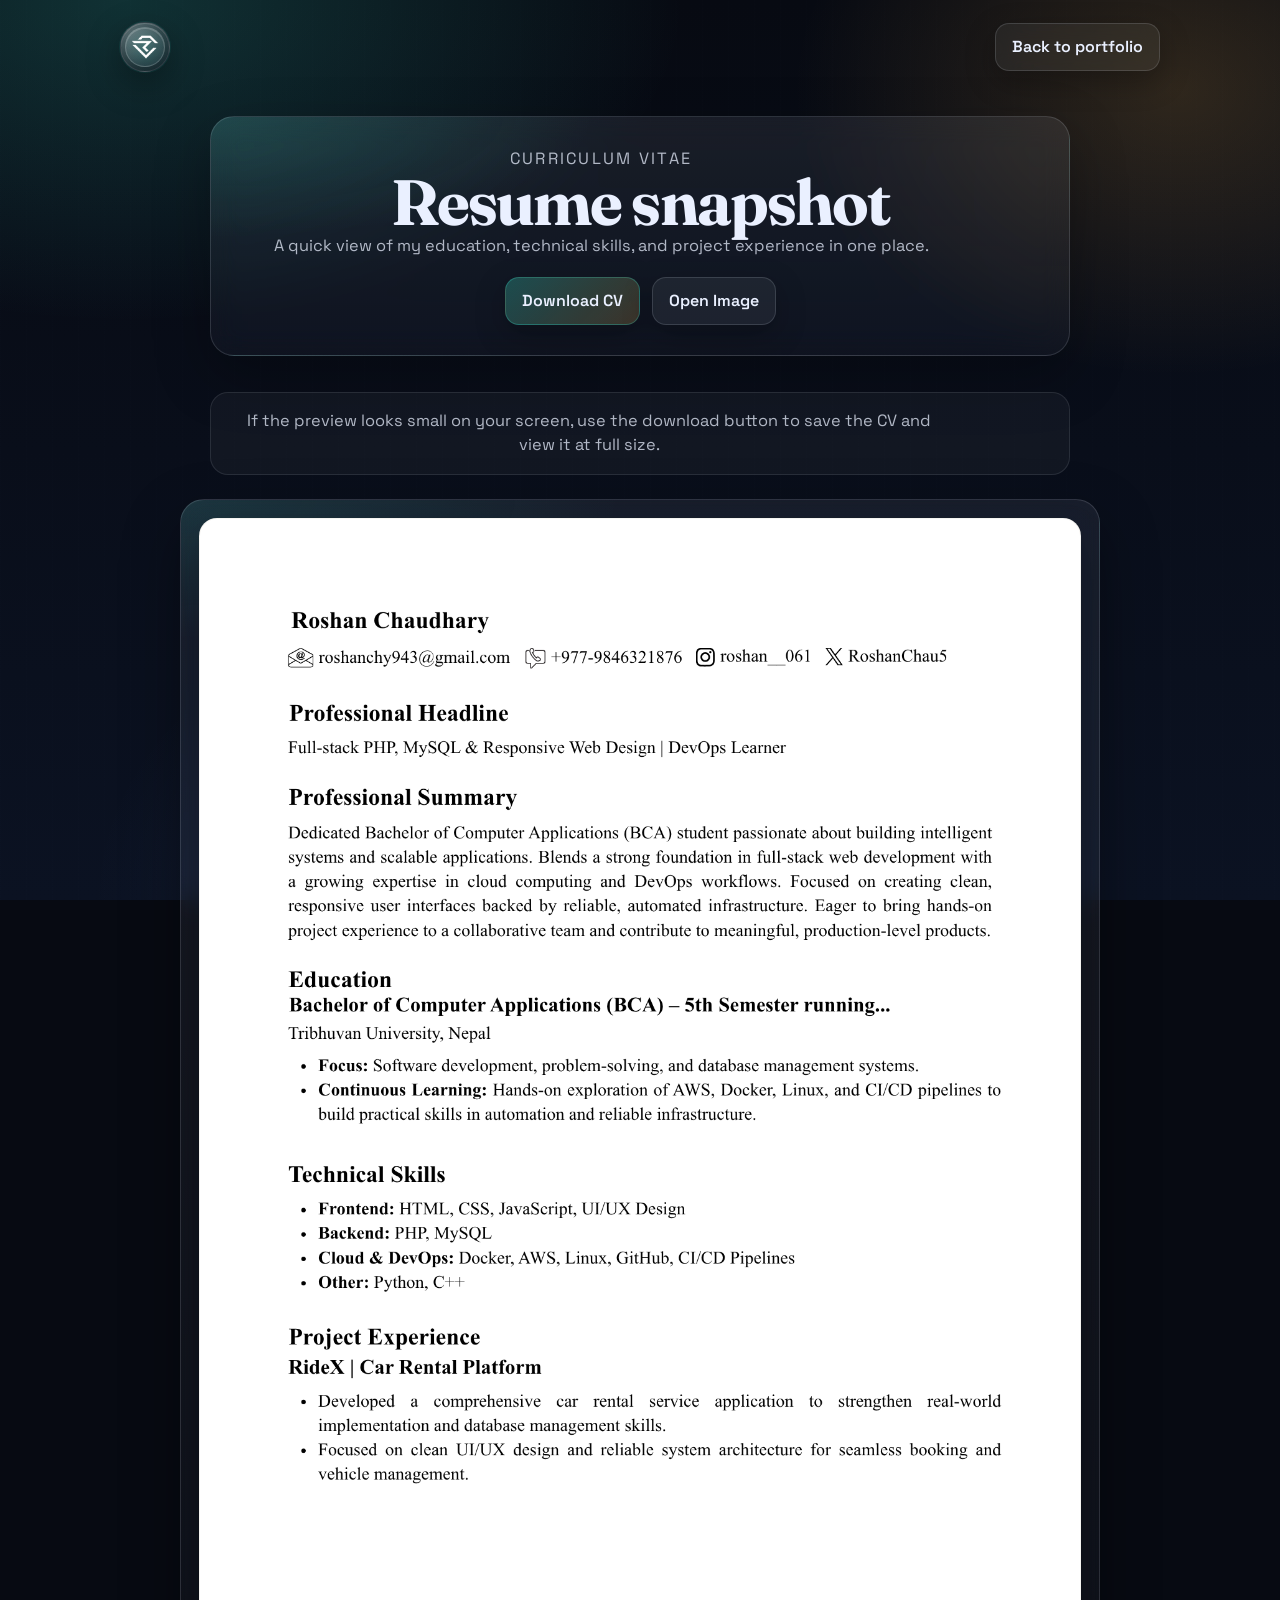
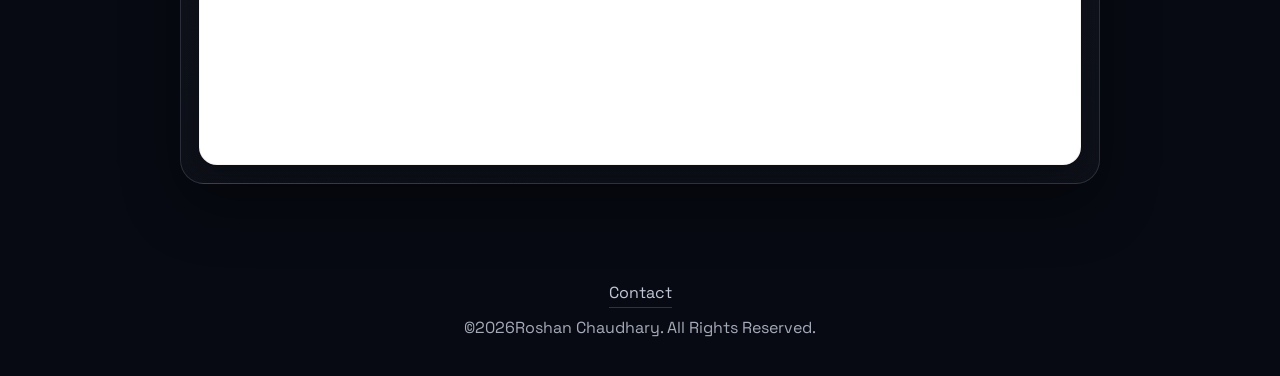
<file: cv.html>
<!DOCTYPE html>
<html lang="en">

<head>

    <meta charset="UTF-8">
    <meta name="viewport" content="width=device-width, initial-scale=1.0">
    <meta name="description" content="Curriculum Vitae of Roshan Chaudhary with preview and download option.">

    <script> 
        document.documentElement.classList.add("js");
    </script>

    <title>Curriculum Vitae | Roshan Chaudhary</title>
    <link rel="shortcut icon" href="img/logo.png" type="image/x-icon">

    <link rel="preconnect" href="https://fonts.googleapis.com">
    <link rel="preconnect" href="https://fonts.gstatic.com" crossorigin>
    <link
        href="https://fonts.googleapis.com/css2?family=Fraunces:opsz,wght@9..144,600;9..144,700&amp;family=Space+Grotesk:wght@400;500;600&amp;display=swap"
        rel="stylesheet">
    <link rel="stylesheet" href="style.css">

</head>

<body class="policy-page cv-page">
    <a class="skip-link" href="#main">Skip to content</a>

    <header class="policy-topbar">
        <div class="container policy-topbar-inner">
            <a class="brand" href="index.html#top" aria-label="Roshan Chaudhary home">
                <span class="brand-mark">
                    <img class="brand-avatar" src="img/logo.png" width="50" height="50" alt="" decoding="async">
                </span>
            </a>
            <a class="btn" href="index.html#top">Back to portfolio</a>
        </div>
    </header>

    <main id="main">
        <section class="section policy-hero">
            <div class="container">
                <div class="policy-hero-card" data-reveal-group="90">
                    <p class="privacy-eyebrow reveal">Curriculum Vitae</p>
                    <h1 class="reveal">Resume snapshot</h1>
                    <p class="policy-intro reveal">
                        A quick view of my education, technical skills, and project experience in one place.
                    </p>
                    <div class="cv-actions reveal">
                        <a class="btn btn-primary" href="img/roshan-cv.png" download="Roshan-Chaudhary-CV.png">Download CV</a>
                        <a class="btn" href="img/roshan-cv.png" target="_blank" rel="noopener noreferrer">Open Image</a>
                    </div>
                </div>
            </div>
        </section>

        <section class="section policy-section">
            <div class="container cv-wrap" data-reveal-group="90">
                <div class="privacy-note reveal">
                    <p>
                        If the preview looks small on your screen, use the download button to save the CV and view it
                        at full size.
                    </p>
                </div>

                <figure class="cv-preview-card reveal">
                    <img src="img/roshan-cv.png" width="1414" height="2000"
                        alt="CV of Roshan Chaudhary showing contact details, education, skills, and project experience"
                        loading="lazy" decoding="async">
                </figure>
            </div>
        </section>
    </main>

    <footer class="footer">
        <div class="container footer-row">
            <a class="footer-link" href="index.html#contact">Contact</a>
            <p>&copy; <span data-year>2025</span> Roshan Chaudhary. All Rights Reserved.</p>
        </div>
    </footer>

    <script src="script.js" defer></script>

</body>

</html>
</file>
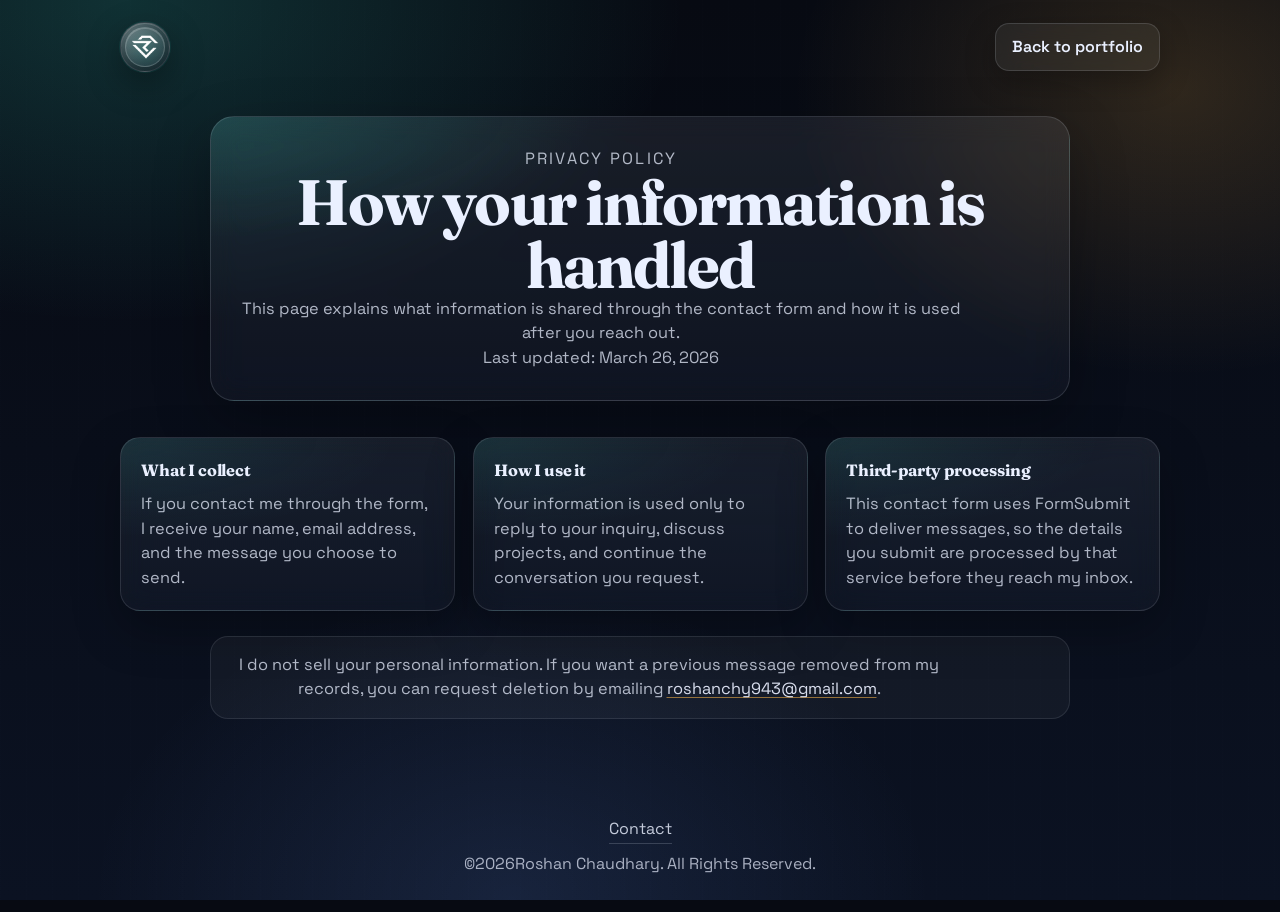
<file: privacy.html>
<!DOCTYPE html>
<html lang="en">

<head>

    <meta charset="UTF-8">
    <meta name="viewport" content="width=device-width, initial-scale=1.0">
    <meta name="description"
        content="Privacy policy for Roshan Chaudhary's portfolio website and contact form.">

    <script>
        document.documentElement.classList.add("js");
    </script>

    <title>Privacy Policy | Roshan Chaudhary</title>
    <link rel="shortcut icon" href="img/logo.png" type="image/x-icon">


    <link rel="preconnect" href="https://fonts.googleapis.com">
    <link rel="preconnect" href="https://fonts.gstatic.com" crossorigin>
    <link
        href="https://fonts.googleapis.com/css2?family=Fraunces:opsz,wght@9..144,600;9..144,700&amp;family=Space+Grotesk:wght@400;500;600&amp;display=swap"
        rel="stylesheet">
    <link rel="stylesheet" href="style.css">

</head>

<body class="policy-page">
    <a class="skip-link" href="#main">Skip to content</a>

    <header class="policy-topbar">
        <div class="container policy-topbar-inner">
            <a class="brand" href="index.html#top" aria-label="Roshan Chaudhary home">
                <span class="brand-mark">
                    <img class="brand-avatar" src="img/logo.png" width="50" height="50" alt="" decoding="async">
                </span>
            </a>
            <a class="btn" href="index.html#contact">Back to portfolio</a>
        </div>
    </header>

    <main id="main">
        <section class="section policy-hero">
            <div class="container">
                <div class="policy-hero-card" data-reveal-group="90">
                    <p class="privacy-eyebrow reveal">Privacy Policy</p>
                    <h1 class="reveal">How your information is handled</h1>
                    <p class="policy-intro reveal">
                        This page explains what information is shared through the contact form and how it is used
                        after you reach out.
                    </p>
                    <p class="policy-meta reveal">Last updated: March 26, 2026</p>
                </div>
            </div>
        </section>

        <section class="section policy-section">
            <div class="container privacy-wrap">
                <div class="privacy-grid" data-reveal-group="90">
                    <article class="privacy-card reveal">
                        <h2>What I collect</h2>
                        <p>
                            If you contact me through the form, I receive your name, email address, and the message
                            you choose to send.
                        </p>
                    </article>

                    <article class="privacy-card reveal">
                        <h2>How I use it</h2>
                        <p>
                            Your information is used only to reply to your inquiry, discuss projects, and continue the
                            conversation you request.
                        </p>
                    </article>

                    <article class="privacy-card reveal">
                        <h2>Third-party processing</h2>
                        <p>
                            This contact form uses FormSubmit to deliver messages, so the details you submit are
                            processed by that service before they reach my inbox.
                        </p>
                    </article>
                </div>

                <div class="privacy-note reveal">
                    <p>
                        I do not sell your personal information. If you want a previous message removed from my
                        records, you can request deletion by emailing
                        <a href="mailto:roshanchy943@gmail.com">roshanchy943@gmail.com</a>.
                    </p>
                </div> 
            </div>
        </section>
    </main>

    <footer class="footer">
        <div class="container footer-row">
            <a class="footer-link" href="index.html#contact">Contact</a>
            <p>&copy; <span data-year>2025</span> Roshan Chaudhary. All Rights Reserved.</p>
            
        </div>
    </footer>

    <script src="script.js" defer></script>

</body>

</html>
</file>
<file: style.css>
:root {
    color-scheme: dark;
    --bg: #070a12;
    --bg2: #0b1222;
    --text: #eaf0ff;
    --muted: rgba(234, 240, 255, 0.74);
    --border: rgba(234, 240, 255, 0.12);
    --accent: #3ce6d0;
    --accent2: #ffb84a;
    --shadow: 0 22px 70px rgba(0, 0, 0, 0.55);
    --radius: 18px;
    --max: 1040px;
}

@media (min-width: 1400px) {
    :root {
        --max: 1120px;
    }
}

*,
*::before,
*::after {
    box-sizing: border-box;
}

html {
    scroll-behavior: smooth;
}

@media (prefers-reduced-motion: reduce) {
    html {
        scroll-behavior: auto;
    }

    *,
    *::before,
    *::after {
        transition: none !important;
        animation: none !important;
    }
}

body {
    margin: 0;
    min-height: 100vh;
    font-family: "Space Grotesk", "Avenir Next", "Avenir", "Segoe UI", sans-serif;
    line-height: 1.5;
    color: var(--text);
    background: var(--bg);
}

html.js body {
    opacity: 0;
    transition: opacity 320ms ease-out;
}

html.is-loaded body {
    opacity: 1;
}

@media (prefers-reduced-motion: reduce) {
    html.js body {
        opacity: 1;
        transition: none;
    }
}

body::before {
    content: "";
    position: fixed;
    inset: 0;
    z-index: -2;
    background:
        radial-gradient(900px 520px at 10% 0%, rgba(60, 230, 208, 0.18), transparent 62%),
        radial-gradient(700px 520px at 92% 10%, rgba(255, 184, 74, 0.16), transparent 55%),
        radial-gradient(700px 520px at 40% 100%, rgba(116, 162, 255, 0.12), transparent 60%),
        linear-gradient(180deg, var(--bg) 0%, var(--bg2) 100%);
}

body::after {
    content: "";
    position: fixed;
    inset: 0;
    z-index: -1;
    pointer-events: none;
    opacity: 0.22;
    background:
        repeating-linear-gradient(
            90deg,
            rgba(234, 240, 255, 0.035) 0,
            rgba(234, 240, 255, 0.035) 1px,
            transparent 1px,
            transparent 26px
        );
}

::selection {
    background: rgba(60, 230, 208, 0.25);
}

img {
    max-width: 100%;
    display: block;
}

[hidden] {
    display: none !important;
}

a {
    color: inherit;
}

a:focus-visible {
    outline: 2px solid rgba(60, 230, 208, 0.75);
    outline-offset: 3px;
}

.container {
    width: min(var(--max), calc(100% - 48px));
    margin-inline: auto;
}

@media (max-width: 640px) {
    .container {
        width: calc(100% - 32px);
    }
}

.brand span {
    white-space: nowrap;
}

.reveal {
    opacity: 1;
    transform: none;
    filter: none;
}

html.reveal-on .reveal {
    opacity: 0;
    transform: translateY(14px);
    filter: blur(6px);
    transition:
        opacity 680ms cubic-bezier(0.2, 0.8, 0.2, 1),
        transform 680ms cubic-bezier(0.2, 0.8, 0.2, 1),
        filter 680ms cubic-bezier(0.2, 0.8, 0.2, 1);
    transition-delay: var(--delay, 0ms);
    will-change: opacity, transform, filter;
}

html.reveal-on .reveal.is-visible {
    opacity: 1;
    transform: none;
    filter: none;
}

@media (prefers-reduced-motion: reduce) {
    html.reveal-on .reveal {
        opacity: 1 !important;
        transform: none !important;
        filter: none !important;
    }

    .brand-mark,
    .brand-mark::before,
    .brand-mark::after {
        animation: none !important;
    }
}

.skip-link {
    position: absolute;
    left: -999px;
    top: 12px;
    padding: 10px 12px;
    border-radius: 12px;
    background: rgba(11, 18, 34, 0.92);
    border: 1px solid rgba(234, 240, 255, 0.16);
    text-decoration: none;
    font-weight: 600;
    z-index: 999;
}

.skip-link:focus {
    left: 12px;
}

.nav {
    position: sticky;
    top: 0;
    z-index: 100;
    background: rgba(6, 8, 14, 0.74);
    -webkit-backdrop-filter: blur(14px) saturate(1.2);
    backdrop-filter: blur(14px) saturate(1.2);
    border-bottom: 1px solid rgba(234, 240, 255, 0.08);
}

.nav-inner {
    display: flex;
    align-items: center;
    justify-content: space-between;
    gap: clamp(12px, 2vw, 28px);
    padding: 12px 0;
}

.nav-links {
    min-width: 0;
}

.brand {
    display: flex;
    align-items: center;
    gap: 10px;
    flex-shrink: 0;
    text-decoration: none;
    color: var(--text);
    font-weight: 600;
    letter-spacing: 0.01em;
}

.brand-mark {
    position: relative;
    display: inline-flex;
    align-items: center;
    justify-content: center;
    padding: 4px;
    border-radius: 999px;
    background:
        linear-gradient(145deg, rgba(255, 255, 255, 0.26), rgba(255, 255, 255, 0.04)),
        rgba(12, 18, 32, 0.52);
    border: 1px solid rgba(255, 255, 255, 0.08);
    box-shadow:
        inset 0 1px 0 rgba(255, 255, 255, 0.18),
        0 0 0 1px rgba(60, 230, 208, 0.08),
        0 12px 34px rgba(0, 0, 0, 0.34);
    overflow: hidden;
    animation: brand-mark-glow 4.6s ease-in-out infinite;
}

.brand-mark::before {
    content: "";
    position: absolute;
    inset: -28%;
    border-radius: inherit;
    background:
        radial-gradient(circle at 50% 50%, rgba(60, 230, 208, 0.28), transparent 62%),
        radial-gradient(circle at 30% 30%, rgba(255, 255, 255, 0.18), transparent 44%);
    opacity: 0.72;
    animation: brand-mark-aura 4.6s ease-in-out infinite;
}

.brand-mark::after {
    content: "";
    position: absolute;
    top: -24%;
    bottom: -24%;
    left: -70%;
    width: 48%;
    border-radius: 999px;
    background: linear-gradient(
        120deg,
        transparent 0%,
        rgba(255, 255, 255, 0.06) 20%,
        rgba(255, 255, 255, 0.6) 50%,
        rgba(255, 255, 255, 0.1) 78%,
        transparent 100%
    );
    opacity: 0;
    transform: rotate(18deg);
    animation: brand-mark-shine 4.6s ease-in-out infinite;
}

.brand-avatar {
    width: 40px;
    height: 40px;
    position: relative;
    z-index: 1;
    border-radius: 999px;
    border: 1px solid rgba(255, 255, 255, 0.18);
    object-fit: cover;
    background: linear-gradient(180deg, rgba(255, 255, 255, 0.08), rgba(255, 255, 255, 0.02));
    box-shadow:
        inset 0 1px 0 rgba(255, 255, 255, 0.18),
        0 10px 30px rgba(0, 0, 0, 0.42);
    filter: saturate(1.04) brightness(1.03);
}

@keyframes brand-mark-glow {
    0%,
    100% {
        box-shadow:
            inset 0 1px 0 rgba(255, 255, 255, 0.18),
            0 0 0 1px rgba(60, 230, 208, 0.08),
            0 12px 34px rgba(0, 0, 0, 0.34);
    }

    48% {
        box-shadow:
            inset 0 1px 0 rgba(255, 255, 255, 0.24),
            0 0 0 1px rgba(60, 230, 208, 0.18),
            0 0 22px rgba(60, 230, 208, 0.22),
            0 14px 36px rgba(0, 0, 0, 0.38);
    }
}

@keyframes brand-mark-aura {
    0%,
    100% {
        opacity: 0.5;
        transform: scale(0.96);
    }

    48% {
        opacity: 0.95;
        transform: scale(1.04);
    }
}

@keyframes brand-mark-shine {
    0%,
    18% {
        opacity: 0;
        transform: translateX(0) rotate(18deg);
    }

    30% {
        opacity: 0.82;
    }

    46% {
        opacity: 0;
        transform: translateX(320%) rotate(18deg);
    }

    100% {
        opacity: 0;
        transform: translateX(320%) rotate(18deg);
    }
}

.nav-links {
    display: flex;
    flex: 1 1 auto;
    align-items: center;
    justify-content: flex-end;
    gap: clamp(10px, 1.6vw, 22px);
    flex-wrap: nowrap;
}

.nav-links a,
.nav-links .btn {
    white-space: nowrap;
}

.nav-links .btn {
    flex-shrink: 0;
}

.nav-links a {
    text-decoration: none;
    color: var(--muted);
    font-weight: 600;
    padding: 8px 10px;
    border-radius: 999px;
    border: 1px solid transparent;
    transition: transform 160ms ease, background 160ms ease, color 160ms ease, border-color 160ms ease;
}

.nav-links a:hover {
    transform: translateY(-1px);
    background: rgba(234, 240, 255, 0.06);
    color: var(--text);
    border-color: rgba(234, 240, 255, 0.14);
}

.nav-links a.is-active {
    background: rgba(60, 230, 208, 0.12);
    border-color: rgba(60, 230, 208, 0.25);
    color: var(--text);
}

.nav-toggle,
.nav-close {
    width: 42px;
    height: 42px;
    padding: 0;
    border-radius: 14px;
    border: 1px solid rgba(234, 240, 255, 0.14);
    background: rgba(234, 240, 255, 0.06);
    color: rgba(234, 240, 255, 0.88);
    -webkit-backdrop-filter: blur(12px) saturate(1.2);
    backdrop-filter: blur(12px) saturate(1.2);
    box-shadow: 0 12px 32px rgba(0, 0, 0, 0.28);
    cursor: pointer;
    transition: transform 160ms ease, background 160ms ease, border-color 160ms ease, color 160ms ease;
}

.nav-toggle {
    display: none;
    place-items: center;
}

.nav-close {
    display: grid;
    place-items: center;
}

.nav-toggle:hover,
.nav-close:hover {
    transform: translateY(-1px);
    background: rgba(234, 240, 255, 0.10);
    border-color: rgba(234, 240, 255, 0.22);
    color: var(--text);
}

html.nav-open,
body.nav-open,
html.modal-open,
body.modal-open {
    overflow: hidden;
}

.nav-overlay {
    position: fixed;
    inset: 0;
    z-index: 150;
    opacity: 0;
    pointer-events: none;
    background: rgba(0, 0, 0, 0.55);
    -webkit-backdrop-filter: blur(6px);
    backdrop-filter: blur(6px);
    transition: opacity 220ms ease;
}

html.nav-open .nav-overlay {
    opacity: 1;
    pointer-events: auto;
}

.modal {
    position: fixed;
    inset: 0;
    z-index: 300;
    display: flex;
    align-items: center;
    justify-content: center;
    pointer-events: none;
    opacity: 0;
    transition: opacity 220ms ease;
}

.modal.is-open {
    pointer-events: auto;
    opacity: 1;
}

.modal__overlay {
    position: absolute;
    inset: 0;
    background: rgba(0, 0, 0, 0.68);
    -webkit-backdrop-filter: blur(10px);
    backdrop-filter: blur(10px);
}

.modal__content {
    position: relative;
    width: min(420px, calc(100% - 32px));
    padding: 20px 18px 18px;
    border-radius: 18px;
    background: linear-gradient(180deg, rgba(11, 18, 34, 0.9), rgba(7, 10, 18, 0.94));
    border: 1px solid rgba(234, 240, 255, 0.12);
    -webkit-backdrop-filter: blur(14px) saturate(1.15);
    backdrop-filter: blur(14px) saturate(1.15);
    box-shadow: 0 24px 80px rgba(0, 0, 0, 0.55);
    transform: translateY(10px) scale(0.98);
    transition: transform 220ms ease;
}

.modal.is-open .modal__content {
    transform: translateY(0) scale(1);
}

.modal__head {
    display: flex;
    align-items: center;
    justify-content: space-between;
    gap: 12px;
}

.modal__head h3 {
    margin: 0;
    font-family: "Fraunces", "Georgia", serif;
    font-size: 1.25rem;
    letter-spacing: -0.01em;
}

.modal__close {
    width: 40px;
    height: 40px;
    display: grid;
    place-items: center;
    border-radius: 12px;
    border: 1px solid rgba(234, 240, 255, 0.16);
    background: rgba(234, 240, 255, 0.06);
    color: rgba(234, 240, 255, 0.86);
    cursor: pointer;
    transition: transform 140ms ease, background 140ms ease, border-color 140ms ease;
}

.modal__close:hover {
    transform: translateY(-1px);
    background: rgba(234, 240, 255, 0.1);
    border-color: rgba(234, 240, 255, 0.24);
}

.modal__lead {
    margin: 12px 0 14px;
    color: var(--muted);
}

.modal-links {
    display: grid;
    gap: 10px;
    margin: 0;
    padding: 0;
}

.modal-link {
    display: flex;
    align-items: center;
    gap: 12px;
    padding: 12px 12px;
    border-radius: 14px;
    text-decoration: none;
    color: var(--text);
    border: 1px solid rgba(234, 240, 255, 0.14);
    background: rgba(234, 240, 255, 0.06);
    -webkit-backdrop-filter: blur(10px) saturate(1.15);
    backdrop-filter: blur(10px) saturate(1.15);
    transition: transform 140ms ease, border-color 140ms ease, background 140ms ease;
}

.modal-link:hover {
    transform: translateY(-1px);
    border-color: rgba(60, 230, 208, 0.32);
    background: rgba(60, 230, 208, 0.10);
}

.modal-link__icon {
    width: 38px;
    height: 38px;
    display: grid;
    place-items: center;
    border-radius: 12px;
    background: rgba(234, 240, 255, 0.10);
    border: 1px solid rgba(234, 240, 255, 0.14);
    box-shadow: inset 0 0 0 1px rgba(255, 255, 255, 0.05);
}

.contact-toast {
    position: fixed;
    right: 24px;
    bottom: 24px;
    z-index: 360;
    width: min(380px, calc(100% - 32px));
    opacity: 0;
    pointer-events: none;
    transform: translateY(16px);
    transition: opacity 220ms ease, transform 220ms ease;
}

.contact-toast.is-visible {
    opacity: 1;
    pointer-events: auto;
    transform: translateY(0);
}

.contact-toast__card {
    display: grid;
    grid-template-columns: auto 1fr auto;
    align-items: start;
    gap: 14px;
    padding: 16px;
    border-radius: 18px;
    background:
        radial-gradient(120% 120% at 0% 0%, rgba(60, 230, 208, 0.22), transparent 58%),
        linear-gradient(180deg, rgba(11, 18, 34, 0.94), rgba(7, 10, 18, 0.96));
    border: 1px solid rgba(60, 230, 208, 0.22);
    -webkit-backdrop-filter: blur(14px) saturate(1.15);
    backdrop-filter: blur(14px) saturate(1.15);
    box-shadow: 0 24px 70px rgba(0, 0, 0, 0.42);
}

.contact-toast__icon {
    width: 42px;
    height: 42px;
    display: grid;
    place-items: center;
    border-radius: 14px;
    background: linear-gradient(135deg, rgba(60, 230, 208, 0.24), rgba(255, 184, 74, 0.18));
    border: 1px solid rgba(60, 230, 208, 0.24);
    color: var(--accent);
    flex-shrink: 0;
}

.contact-toast__body {
    min-width: 0;
}

.contact-toast__title,
.contact-toast__text {
    margin: 0;
}

.contact-toast__title {
    font-weight: 700;
    color: var(--text);
}

.contact-toast__text {
    margin-top: 4px;
    color: rgba(234, 240, 255, 0.72);
    font-size: 0.94rem;
}

.contact-toast__close {
    width: 36px;
    height: 36px;
    display: grid;
    place-items: center;
    border: 1px solid rgba(234, 240, 255, 0.14);
    border-radius: 12px;
    background: rgba(234, 240, 255, 0.06);
    color: rgba(234, 240, 255, 0.86);
    cursor: pointer;
    transition: transform 140ms ease, background 140ms ease, border-color 140ms ease;
}

.contact-toast__close:hover {
    transform: translateY(-1px);
    background: rgba(234, 240, 255, 0.1);
    border-color: rgba(234, 240, 255, 0.22);
}

@media (max-width: 560px) {
    .contact-toast {
        right: 16px;
        bottom: 16px;
        width: calc(100% - 32px);
    }

    .contact-toast__card {
        grid-template-columns: auto 1fr;
    }

    .contact-toast__close {
        grid-column: 1 / -1;
        width: 100%;
        height: 40px;
    }
}

.nav-drawer {
    position: fixed;
    top: 0;
    right: 0;
    z-index: 160;
    height: 100dvh;
    width: min(360px, 86vw);
    transform: translateX(110%);
    pointer-events: none;
    background: rgba(6, 8, 14, 0.74);
    border-left: 1px solid rgba(234, 240, 255, 0.12);
    -webkit-backdrop-filter: blur(18px) saturate(1.3);
    backdrop-filter: blur(18px) saturate(1.3);
    box-shadow: -24px 0 70px rgba(0, 0, 0, 0.55);
    transition: transform 340ms cubic-bezier(0.2, 0.8, 0.2, 1);
}

html.nav-open .nav-drawer {
    transform: translateX(0);
    pointer-events: auto;
}

.nav-drawer-inner {
    height: 100%;
    display: flex;
    flex-direction: column;
    padding: 18px 16px;
    gap: 18px;
}

.nav-drawer-head {
    display: flex;
    align-items: center;
    justify-content: space-between;
    gap: 12px;
}

.nav-drawer-brand {
    display: flex;
    align-items: center;
    gap: 10px;
    font-weight: 700;
    letter-spacing: 0.01em;
}

.nav-drawer-links {
    display: flex;
    flex-direction: column;
    gap: 8px;
}

.nav-drawer-links a {
    text-decoration: none;
    color: rgba(234, 240, 255, 0.86);
    font-weight: 650;
    padding: 12px 12px;
    border-radius: 16px;
    border: 1px solid rgba(234, 240, 255, 0.12);
    background: rgba(234, 240, 255, 0.06);
    -webkit-backdrop-filter: blur(12px) saturate(1.2);
    backdrop-filter: blur(12px) saturate(1.2);
    transition: transform 160ms ease, background 160ms ease, border-color 160ms ease, color 160ms ease;
}

.nav-drawer-links a:hover {
    transform: translateY(-1px);
    background: rgba(234, 240, 255, 0.10);
    border-color: rgba(234, 240, 255, 0.22);
    color: var(--text);
}

.nav-drawer-links a.is-active {
    background: rgba(60, 230, 208, 0.14);
    border-color: rgba(60, 230, 208, 0.25);
    color: var(--text);
}

.hero {
    padding: 72px 0 22px;
    min-height: 100vh;
    min-height: 100dvh;
    display: flex;
    align-items: center;
}

.section {
    padding: 72px 0;
}

@media (max-width: 900px) {
    .nav-inner {
        gap: 12px;
        padding: 12px 0;
    }

    html.js .nav-links {
        display: none;
    }

    html.js .nav-toggle {
        display: grid;
    }
}

@media (max-width: 640px) {
    .hero {
        padding: 56px 0 18px;
    }

    .section {
        padding: 56px 0;
    }
}

@media (max-width: 420px) {
    .hero-actions {
        gap: 10px;
    }

    .btn {
        width: 100%;
    }

    .contact-actions {
        flex-direction: column;
        align-items: stretch;
    }

    .contact-icon {
        align-self: center;
    }

    .nav-drawer {
        width: 100vw;
        border-left: none;
    }
}

.hero-grid {
    display: grid;
    grid-template-columns: 1.1fr 0.9fr;
    gap: 36px;
    align-items: center;
    justify-items: center;
}

.hero-copy {
    text-align: center;
}

.hero-actions {
    justify-content: center;
}

.kicker {
    justify-content: center;
}

@media (max-width: 900px) {
    .hero-grid {
        grid-template-columns: 1fr;
        gap: 22px;
    }

    .hero-media {
        order: 1;
    }

    .hero-copy {
        order: 2;
        text-align: center;
    }

    .hero-actions {
        justify-content: center;
    }

    .kicker {
        justify-content: center;
    }

    .kicker::before {
        width: 32px;
    }

    .lead {
        margin-inline: auto;
    }

    .hero-media {
        display: grid;
        place-items: center;
    }

    .media-card {
        width: min(420px, 100%);
    }
}

.kicker {
    margin: 0;
    display: inline-flex;
    align-items: center;
    gap: 12px;
    color: rgba(234, 240, 255, 0.78);
    font-size: 0.82rem;
    letter-spacing: 0.12em;
    text-transform: uppercase;
    font-weight: 600;
}

.kicker::before {
    content: "";
    width: 46px;
    height: 1px;
    background: linear-gradient(90deg, var(--accent), transparent);
}

h1 {
    margin: 14px 0 10px;
    font-family: "Fraunces", "Georgia", serif;
    font-size: clamp(2.2rem, 4.2vw, 3.6rem);
    line-height: 1.05;
    letter-spacing: -0.02em;
}

.lead {
    margin: 0 0 22px;
    max-width: 60ch;
    font-size: 1.05rem;
    color: var(--muted);
    margin-inline: auto;
}

.pill-list {
    display: flex;
    flex-wrap: wrap;
    gap: 10px;
    padding: 0;
    margin: 0 0 16px;
    list-style: none;
}

.pill {
    display: inline-flex;
    align-items: center;
    padding: 8px 12px;
    border-radius: 999px;
    border: 1px solid rgba(234, 240, 255, 0.14);
    background: rgba(234, 240, 255, 0.06);
    color: rgba(234, 240, 255, 0.9);
    letter-spacing: 0.01em;
    font-weight: 600;
    box-shadow: 0 10px 24px rgba(0, 0, 0, 0.22);
}

.hero-actions {
    display: flex;
    gap: 12px;
    flex-wrap: wrap;
}

.btn {
    display: inline-flex;
    align-items: center;
    justify-content: center;
    text-decoration: none;
    padding: 11px 16px;
    border-radius: 14px;
    border: 1px solid rgba(234, 240, 255, 0.14);
    color: var(--text);
    background: rgba(234, 240, 255, 0.06);
    -webkit-backdrop-filter: blur(10px) saturate(1.2);
    backdrop-filter: blur(10px) saturate(1.2);
    box-shadow: 0 10px 30px rgba(0, 0, 0, 0.28);
    font-weight: 600;
    transition: transform 160ms ease, background 160ms ease, border-color 160ms ease;
}

.btn:hover {
    transform: translateY(-1px);
    background: rgba(234, 240, 255, 0.10);
    border-color: rgba(234, 240, 255, 0.22);
}

.btn-primary {
    background: linear-gradient(135deg, rgba(60, 230, 208, 0.26), rgba(255, 184, 74, 0.18));
    border-color: rgba(60, 230, 208, 0.26);
}

.btn-primary:hover {
    background: linear-gradient(135deg, rgba(60, 230, 208, 0.32), rgba(255, 184, 74, 0.22));
    border-color: rgba(60, 230, 208, 0.38);
}

.media-card {
    position: relative;
    margin: 0;
    border-radius: var(--radius);
    overflow: hidden;
    background: linear-gradient(180deg, rgba(234, 240, 255, 0.10), rgba(234, 240, 255, 0.03));
    border: 1px solid rgba(234, 240, 255, 0.16);
    -webkit-backdrop-filter: blur(12px) saturate(1.15);
    backdrop-filter: blur(12px) saturate(1.15);
    box-shadow: var(--shadow);
    transform: perspective(1200px) rotateX(var(--tiltX, 0deg)) rotateY(var(--tiltY, 0deg)) translate3d(var(--parallaxX, 0px), var(--parallaxY, 0px), 0);
    transition: transform 240ms ease, border-color 200ms ease, box-shadow 220ms ease, background 200ms ease;
}

.media-card img {
    width: 100%;
    height: auto;
    aspect-ratio: 4 / 5;
    object-fit: cover;
    filter: saturate(1.05) contrast(1.03);
}

.media-card::after {
    content: "";
    position: absolute;
    inset: 0;
    background:
        radial-gradient(700px 450px at 20% 0%, rgba(60, 230, 208, 0.22), transparent 55%),
        linear-gradient(180deg, transparent 55%, rgba(0, 0, 0, 0.65));
    pointer-events: none;
}

.media-label {
    position: absolute;
    left: 18px;
    bottom: 16px;
    display: flex;
    flex-direction: column;
    gap: 2px;
}

.media-label strong {
    font-family: "Fraunces", "Georgia", serif;
    font-weight: 700;
    font-size: 1.1rem;
}

.media-label span {
    color: rgba(234, 240, 255, 0.82);
    font-size: 0.92rem;
}

main section[id] {
    scroll-margin-top: 90px;
}

.section + .section {
    border-top: 1px solid rgba(234, 240, 255, 0.06);
}

/* Add a visible break between the hero and the first section so the About block reads as its own section. */
main > .section:first-of-type {
    border-top: 1px solid rgba(234, 240, 255, 0.06);
}

.section h2 {
    margin: 0 0 14px;
    font-family: "Fraunces", "Georgia", serif;
    font-size: clamp(1.55rem, 2vw, 2rem);
    letter-spacing: -0.01em;
}

.section p {
    margin: 0;
    color: var(--muted);
    font-size: 1.02rem;
    max-width: 72ch;
}

.about-grid {
    display: grid;
    grid-template-columns: 1.15fr 0.85fr;
    gap: 20px;
    margin-top: 18px;
}

@media (max-width: 900px) {
    .about-grid {
        grid-template-columns: 1fr;
    }
}

.about-block {
    padding: 16px;
    border-radius: 18px;
    background: linear-gradient(180deg, rgba(234, 240, 255, 0.06), rgba(234, 240, 255, 0.03));
    border: 1px solid rgba(234, 240, 255, 0.12);
    -webkit-backdrop-filter: blur(12px) saturate(1.15);
    backdrop-filter: blur(12px) saturate(1.15);
    box-shadow: 0 16px 48px rgba(0, 0, 0, 0.28);
}

.about-block h3,
.about-card h3 {
    margin: 0 0 10px;
    font-size: 1.08rem;
    letter-spacing: -0.01em;
}

.about-list {
    list-style: none;
    padding: 0;
    margin: 16px 0 0;
    display: grid;
    gap: 12px;
}

.about-list li {
    display: grid;
    grid-template-columns: auto 1fr;
    gap: 10px;
    align-items: start;
}

.about-bullet {
    width: 10px;
    height: 10px;
    border-radius: 50%;
    background: linear-gradient(135deg, var(--accent), var(--accent2));
    margin-top: 6px;
}

.about-note {
    margin: 4px 0 0;
    color: rgba(234, 240, 255, 0.78);
    font-size: 0.96rem;
}

.about-card {
    width: 100%;
    max-width: 860px;
    margin-inline: auto;
    padding: 18px 20px;
    display: grid;
    gap: 12px;
    border-radius: 18px;
    background: linear-gradient(180deg, rgba(60, 230, 208, 0.10), rgba(234, 240, 255, 0.03));
    border: 1px solid rgba(234, 240, 255, 0.14);
    -webkit-backdrop-filter: blur(12px) saturate(1.15);
    backdrop-filter: blur(12px) saturate(1.15);
    box-shadow: 0 18px 55px rgba(0, 0, 0, 0.32);
    transition: transform 200ms ease, border-color 200ms ease, box-shadow 220ms ease, background 200ms ease;
    position: relative;
    overflow: hidden;
}

.about-card::after {
    content: "";
    position: absolute;
    inset: -20%;
    background: radial-gradient(220px 160px at 20% 0%, rgba(60, 230, 208, 0.22), transparent 55%);
    opacity: 0;
    transition: opacity 220ms ease;
    pointer-events: none;
}

.about-card:hover,
.about-card:focus-within {
    transform: translateY(-6px) scale(1.01);
    border-color: rgba(60, 230, 208, 0.32);
    background: linear-gradient(180deg, rgba(60, 230, 208, 0.14), rgba(234, 240, 255, 0.05));
    box-shadow: 0 24px 70px rgba(0, 0, 0, 0.4);
}

.about-card:hover::after,
.about-card:focus-within::after {
    opacity: 1;
}

.about-facts {
    list-style: none;
    padding: 0;
    margin: 10px 0 0;
    display: grid;
    gap: 10px;
}

.about-facts li {
    display: flex;
    justify-content: space-between;
    gap: 12px;
    font-weight: 600;
    color: rgba(234, 240, 255, 0.9);
}

.about-facts .label {
    color: rgba(234, 240, 255, 0.64);
    font-weight: 600;
}

.resume-head {
    max-width: 760px;
    margin: 0 auto 30px;
    display: grid;
    gap: 10px;
    text-align: center;
}

.resume-intro {
    margin: 0 auto;
    max-width: 62ch;
}

.resume-layout {
    width: min(100%, 920px);
    margin-inline: auto;
}

.resume-card {
    position: relative;
    overflow: hidden;
    border-radius: 24px;
    border: 1px solid rgba(234, 240, 255, 0.12);
    background:
        radial-gradient(720px 240px at 0% 0%, rgba(60, 230, 208, 0.12), transparent 56%),
        linear-gradient(180deg, rgba(234, 240, 255, 0.08), rgba(234, 240, 255, 0.03));
    -webkit-backdrop-filter: blur(14px) saturate(1.16);
    backdrop-filter: blur(14px) saturate(1.16);
    box-shadow: 0 20px 60px rgba(0, 0, 0, 0.34);
    display: grid;
    gap: 18px;
    padding: 24px;
}

.resume-card::before {
    content: "";
    position: absolute;
    inset: 0;
    pointer-events: none;
    background: radial-gradient(560px 200px at 100% 0%, rgba(255, 184, 74, 0.10), transparent 62%);
    opacity: 0.9;
}

.resume-overline {
    margin: 0;
    display: inline-flex;
    width: fit-content;
    align-items: center;
    padding: 8px 12px;
    border-radius: 999px;
    border: 1px solid rgba(234, 240, 255, 0.14);
    background: rgba(234, 240, 255, 0.06);
    color: rgba(234, 240, 255, 0.88);
    font-size: 0.78rem;
    font-weight: 700;
    letter-spacing: 0.12em;
    text-transform: uppercase;
}

.resume-card h3 {
    margin: 0;
    font-family: "Fraunces", "Georgia", serif;
    font-size: clamp(1.45rem, 3vw, 2rem);
    line-height: 1.12;
    letter-spacing: -0.02em;
    text-wrap: balance;
}

.resume-summary {
    margin: 0;
    max-width: 60ch;
}

.resume-meta-grid {
    display: grid;
    grid-template-columns: repeat(2, minmax(0, 1fr));
    gap: 14px;
}

.resume-meta-card {
    position: relative;
    display: grid;
    gap: 8px;
    min-height: 100%;
    padding: 16px;
    border-radius: 18px;
    border: 1px solid rgba(234, 240, 255, 0.1);
    background: rgba(7, 10, 18, 0.28);
    box-shadow: inset 0 1px 0 rgba(255, 255, 255, 0.04);
}

.resume-meta-card p {
    margin: 0;
    max-width: none;
    color: rgba(234, 240, 255, 0.92);
    font-size: 0.98rem;
    font-weight: 600;
}

.resume-meta-label {
    display: inline-flex;
    align-items: center;
    width: fit-content;
    padding: 6px 10px;
    border-radius: 999px;
    background: rgba(60, 230, 208, 0.10);
    border: 1px solid rgba(60, 230, 208, 0.18);
    color: rgba(234, 240, 255, 0.86);
    font-size: 0.74rem;
    font-weight: 700;
    letter-spacing: 0.08em;
    text-transform: uppercase;
}

.resume-meta-card .resume-meta-note {
    color: rgba(234, 240, 255, 0.66);
    font-size: 0.92rem;
    font-weight: 500;
    line-height: 1.5;
}

.resume-actions {
    display: flex;
    flex-wrap: wrap;
    gap: 12px;
}

@media (max-width: 640px) {
    .resume-head {
        margin-bottom: 24px;
    }

    .resume-card {
        padding: 20px;
    }

    .resume-meta-grid {
        grid-template-columns: 1fr;
    }
}

.journey-head {
    max-width: 760px;
    margin: 0 auto 30px;
    display: grid;
    gap: 10px;
    text-align: center;
}

.journey-eyebrow {
    margin: 0;
    display: inline-flex;
    align-items: center;
    justify-content: center;
    gap: 12px;
    color: rgba(234, 240, 255, 0.76);
    font-size: 0.82rem;
    letter-spacing: 0.16em;
    text-transform: uppercase;
    font-weight: 700;
}

.journey-eyebrow::before,
.journey-eyebrow::after {
    content: "";
    width: 42px;
    height: 1px;
    background: linear-gradient(90deg, transparent, rgba(60, 230, 208, 0.78), transparent);
}

.journey-intro {
    margin: 0 auto;
    max-width: 62ch;
}

.journey-split {
    position: relative;
    display: grid;
    grid-template-columns: repeat(2, minmax(0, 1fr));
    gap: 28px 72px;
    align-items: start;
}

.journey-split::before {
    content: "";
    position: absolute;
    top: 10px;
    bottom: 10px;
    left: 50%;
    width: 1px;
    transform: translateX(-50%);
    background: linear-gradient(
        180deg,
        rgba(60, 230, 208, 0.14) 0%,
        rgba(234, 240, 255, 0.28) 40%,
        rgba(255, 184, 74, 0.18) 100%
    );
}

.journey-column {
    display: grid;
    gap: 18px;
}

.journey-column-head {
    display: grid;
    gap: 8px;
}

.journey-column-head h3 {
    margin: 0;
    font-family: "Fraunces", "Georgia", serif;
    font-size: 1.3rem;
    letter-spacing: -0.01em;
}

.journey-column-head p {
    margin: 0;
    max-width: 38ch;
}

.journey-column--right .journey-column-head p {
    margin-left: auto;
}

.journey-label {
    display: inline-flex;
    align-self: start;
    justify-self: start;
    width: fit-content;
    padding: 8px 12px;
    border-radius: 999px;
    border: 1px solid rgba(234, 240, 255, 0.14);
    background: rgba(234, 240, 255, 0.06);
    color: rgba(234, 240, 255, 0.88);
    font-size: 0.76rem;
    font-weight: 700;
    letter-spacing: 0.12em;
    text-transform: uppercase;
}

.journey-column--right .journey-column-head {
    text-align: right;
}

.journey-column--right .journey-label {
    justify-self: end;
}

.journey-card {
    position: relative;
    overflow: visible;
    padding: 18px 18px 16px;
    border-radius: 20px;
    background: linear-gradient(180deg, rgba(234, 240, 255, 0.08), rgba(234, 240, 255, 0.03));
    border: 1px solid rgba(234, 240, 255, 0.12);
    -webkit-backdrop-filter: blur(12px) saturate(1.15);
    backdrop-filter: blur(12px) saturate(1.15);
    box-shadow: 0 18px 55px rgba(0, 0, 0, 0.3);
    transition: transform 220ms ease, border-color 220ms ease, background 220ms ease, box-shadow 220ms ease;
}

.journey-card::before,
.journey-card::after {
    content: "";
    position: absolute;
    top: 30px;
}

.journey-card::before {
    width: 14px;
    height: 14px;
    border-radius: 50%;
    border: 2px solid rgba(234, 240, 255, 0.92);
    background: linear-gradient(135deg, var(--accent), var(--accent2));
    box-shadow: 0 0 0 6px rgba(7, 10, 18, 0.85), 0 10px 24px rgba(0, 0, 0, 0.35);
}

.journey-card::after {
    top: 36px;
    width: 29px;
    height: 1px;
    background: linear-gradient(90deg, rgba(60, 230, 208, 0.45), rgba(234, 240, 255, 0.18));
}

.journey-card--left::before {
    right: -43px;
}

.journey-card--left::after {
    right: -29px;
}

.journey-card--right::before {
    left: -43px;
}

.journey-card--right::after {
    left: -29px;
}

.journey-card:hover,
.journey-card:focus-within {
    transform: translateY(-4px);
    border-color: rgba(60, 230, 208, 0.24);
    background: linear-gradient(180deg, rgba(60, 230, 208, 0.12), rgba(234, 240, 255, 0.04));
    box-shadow: 0 24px 72px rgba(0, 0, 0, 0.38);
}

.journey-period {
    margin: 0 0 8px;
    color: rgba(255, 184, 74, 0.9);
    font-size: 0.78rem;
    font-weight: 700;
    letter-spacing: 0.16em;
    text-transform: uppercase;
}

.journey-card h4 {
    margin: 0 0 6px;
    font-size: 1.08rem;
    letter-spacing: -0.01em;
    line-height: 1.35;
    text-wrap: balance;
}

.journey-meta {
    margin: 0 0 10px;
    color: rgba(234, 240, 255, 0.76);
    font-size: 0.95rem;
    font-weight: 600;
    line-height: 1.45;
}

.journey-card p:last-child {
    margin-bottom: 0;
}

html.reveal-on .journey-slide-left.reveal {
    transform: translate3d(-36px, 14px, 0);
}

html.reveal-on .journey-slide-right.reveal {
    transform: translate3d(36px, 14px, 0);
}

html.reveal-on .journey-slide-left.reveal.is-visible,
html.reveal-on .journey-slide-right.reveal.is-visible {
    transform: none;
}

@media (max-width: 900px) {
    .journey-split {
        grid-template-columns: 1fr;
        gap: 22px;
        padding-left: 30px;
    }

    .journey-split::before {
        left: 10px;
        transform: none;
    }

    .journey-column--right .journey-column-head {
        text-align: left;
    }

    .journey-column--right .journey-column-head p {
        margin-left: 0;
    }

    .journey-column--right .journey-label {
        justify-self: start;
    }

    .journey-card--left::before,
    .journey-card--right::before {
        left: -37px;
        right: auto;
    }

    .journey-card--left::after,
    .journey-card--right::after {
        left: -23px;
        right: auto;
        width: 23px;
    }
}

@media (max-width: 640px) {
    .journey-head {
        margin-bottom: 24px;
    }

    .journey-eyebrow::before,
    .journey-eyebrow::after {
        width: 24px;
    }

    .journey-card {
        padding: 16px 16px 14px;
    }

    .journey-column-head h3 {
        font-size: 1.16rem;
    }
}

.skills-head {
    max-width: 760px;
    margin-inline: auto;
    display: grid;
    gap: 10px;
    justify-items: center;
    text-align: center;
}

.skills-intro {
    max-width: 62ch;
    margin-inline: auto;
}

.skills-filter {
    display: none;
    flex-wrap: wrap;
    gap: 10px;
    margin-top: 22px;
    justify-content: center;
}

html.js .skills-filter {
    display: flex;
}

.skill-filter-btn {
    display: inline-flex;
    align-items: center;
    justify-content: center;
    padding: 10px 14px;
    border-radius: 999px;
    border: 1px solid rgba(234, 240, 255, 0.14);
    background: rgba(234, 240, 255, 0.06);
    color: rgba(234, 240, 255, 0.86);
    font: inherit;
    font-weight: 700;
    letter-spacing: 0.02em;
    cursor: pointer;
    transition: transform 160ms ease, border-color 160ms ease, background 160ms ease, color 160ms ease;
}

.skill-filter-btn:hover {
    transform: translateY(-1px);
    border-color: rgba(234, 240, 255, 0.22);
    background: rgba(234, 240, 255, 0.10);
    color: var(--text);
}

.skill-filter-btn.is-active {
    border-color: rgba(60, 230, 208, 0.3);
    background: linear-gradient(135deg, rgba(60, 230, 208, 0.18), rgba(255, 184, 74, 0.14));
    color: var(--text);
    box-shadow: 0 12px 30px rgba(0, 0, 0, 0.22);
}

.skill-groups {
    margin-top: 24px;
    display: grid;
    grid-template-columns: repeat(2, minmax(0, 1fr));
    gap: 18px;
    align-items: stretch;
}

.skill-groups.is-filtered {
    grid-template-columns: minmax(0, 1fr);
    justify-items: center;
}

.skill-groups.is-filtered .skill-panel {
    width: min(100%, 880px);
}

@media (max-width: 900px) {
    .skill-groups {
        grid-template-columns: 1fr;
    }
}

.skill-panel {
    position: relative;
    overflow: hidden;
    display: grid;
    gap: 18px;
    min-height: 100%;
    padding: 20px;
    border-radius: 24px;
    background:
        radial-gradient(700px 260px at 0% 0%, rgba(60, 230, 208, 0.10), transparent 58%),
        linear-gradient(180deg, rgba(234, 240, 255, 0.08), rgba(234, 240, 255, 0.03));
    border: 1px solid rgba(234, 240, 255, 0.12);
    -webkit-backdrop-filter: blur(12px) saturate(1.15);
    backdrop-filter: blur(12px) saturate(1.15);
    box-shadow: 0 18px 55px rgba(0, 0, 0, 0.3);
    transition: transform 180ms ease, border-color 180ms ease, box-shadow 180ms ease;
}

.skill-panel::before {
    content: "";
    position: absolute;
    inset: 0;
    pointer-events: none;
    background: radial-gradient(500px 180px at 100% 0%, rgba(255, 184, 74, 0.10), transparent 62%);
    opacity: 0.85;
}

.skill-panel:hover {
    transform: translateY(-4px);
    border-color: rgba(60, 230, 208, 0.24);
    box-shadow: 0 26px 72px rgba(0, 0, 0, 0.38);
}

.skill-panel--compact {
    width: 100%;
    max-width: 680px;
    justify-self: center;
}

.skill-groups.is-filtered .skill-panel--compact {
    width: min(100%, 680px);
}

.skill-panel-head {
    position: relative;
    display: grid;
    gap: 8px;
    justify-items: start;
    align-content: start;
}

.skill-panel-head p {
    max-width: 44ch;
}

.skill-panel-label {
    display: inline-flex;
    align-items: center;
    justify-self: start;
    align-self: start;
    width: auto;
    max-width: max-content;
    min-height: 48px;
    padding: 8px 20px;
    border-radius: 999px;
    border: 1px solid rgba(234, 240, 255, 0.14);
    background: rgba(234, 240, 255, 0.06);
    color: rgba(234, 240, 255, 0.92);
    font-size: 0.78rem;
    font-weight: 700;
    line-height: 1;
    letter-spacing: 0.12em;
    text-transform: uppercase;
    white-space: nowrap;
}

.skill-grid {
    position: relative;
    list-style: none;
    padding: 0;
    margin: 0;
    display: grid;
    grid-template-columns: repeat(2, minmax(0, 1fr));
    gap: 12px;
}

.skill-grid--compact {
    width: 100%;
    max-width: none;
    margin-inline: 0;
    justify-self: stretch;
    justify-content: stretch;
    grid-template-columns: repeat(2, minmax(0, 1fr));
}

@media (max-width: 560px) {
    .skill-grid {
        grid-template-columns: 1fr;
    }
}

@media (max-width: 900px) {
    .skill-panel--compact,
    .skill-groups.is-filtered .skill-panel--compact {
        width: 100%;
        max-width: none;
        justify-self: stretch;
    }

    .skill-grid--compact {
        width: 100%;
        margin-inline: 0;
        justify-self: stretch;
        justify-content: stretch;
        grid-template-columns: repeat(2, minmax(0, 1fr));
    }
}

@media (max-width: 560px) {
    .skill-grid--compact {
        grid-template-columns: 1fr;
    }
}

.skill {
    position: relative;
    display: flex;
    align-items: center;
    gap: 12px;
    min-height: 72px;
    padding: 12px 14px;
    border-radius: 16px;
    background: linear-gradient(180deg, rgba(234, 240, 255, 0.08), rgba(234, 240, 255, 0.04));
    border: 1px solid rgba(234, 240, 255, 0.12);
    -webkit-backdrop-filter: blur(12px) saturate(1.15);
    backdrop-filter: blur(12px) saturate(1.15);
    box-shadow: inset 0 1px 0 rgba(255, 255, 255, 0.04), 0 10px 35px rgba(0, 0, 0, 0.24);
    font-weight: 600;
    color: rgba(234, 240, 255, 0.92);
    transition: transform 160ms ease, border-color 160ms ease, background 160ms ease;
}

.skill::before {
    content: none;
}

.skill:hover {
    transform: translateY(-2px);
    border-color: rgba(60, 230, 208, 0.22);
    background: linear-gradient(180deg, rgba(234, 240, 255, 0.10), rgba(234, 240, 255, 0.05));
}

.skill-logo {
    width: 42px;
    height: 42px;
    flex-shrink: 0;
    border-radius: 50%;
    display: grid;
    place-items: center;
    font-size: 0.72rem;
    font-weight: 700;
    letter-spacing: 0.04em;
    text-transform: uppercase;
    color: #fff;
    background: rgba(234, 240, 255, 0.07);
    border: 1px solid rgba(234, 240, 255, 0.14);
    box-shadow: inset 0 0 0 1px rgba(255, 255, 255, 0.12), 0 10px 24px rgba(0, 0, 0, 0.28);
    overflow: hidden;
}

.skill-logo--text {
    background: linear-gradient(135deg, rgba(60, 230, 208, 0.92), rgba(255, 184, 74, 0.88));
    color: #04111c;
    letter-spacing: 0.12em;
}

.skill-logo img,
.skill-logo svg {
    width: 100%;
    height: 100%;
    object-fit: contain;
}

.project-grid {
    margin-top: 20px;
    display: grid;
    grid-template-columns: repeat(3, minmax(0, 1fr));
    gap: 16px;
}

@media (max-width: 980px) {
    .project-grid {
        grid-template-columns: repeat(2, minmax(0, 1fr));
    }
}

@media (max-width: 640px) {
    .project-grid {
        grid-template-columns: 1fr;
    }
}

.project-card {
    position: relative;
    overflow: hidden;
    border-radius: var(--radius);
    padding: 18px 18px 16px;
    background: linear-gradient(180deg, rgba(234, 240, 255, 0.07), rgba(234, 240, 255, 0.03));
    border: 1px solid rgba(234, 240, 255, 0.12);
    -webkit-backdrop-filter: blur(12px) saturate(1.15);
    backdrop-filter: blur(12px) saturate(1.15);
    box-shadow: 0 18px 55px rgba(0, 0, 0, 0.32);
    transition: transform 160ms ease, border-color 160ms ease;
}

.project-card::before {
    content: "";
    position: absolute;
    inset: 0;
    background: radial-gradient(700px 220px at 0% 0%, rgba(234, 240, 255, 0.09), transparent 55%);
    opacity: 0.9;
    pointer-events: none;
}

.project-card:hover {
    transform: translateY(-2px);
    border-color: rgba(255, 184, 74, 0.28);
}

.project-card h3 {
    margin: 0 0 8px;
    font-size: 1.1rem;
    letter-spacing: -0.01em;
}

.project-card p {
    margin: 0 0 14px;
    color: var(--muted);
    font-size: 0.98rem;
}

.tags {
    display: flex;
    flex-wrap: wrap;
    gap: 8px;
}

.tag {
    display: inline-flex;
    align-items: center;
    padding: 6px 10px;
    border-radius: 999px;
    border: 1px solid rgba(234, 240, 255, 0.12);
    background: rgba(234, 240, 255, 0.05);
    color: rgba(234, 240, 255, 0.82);
    font-size: 0.78rem;
    letter-spacing: 0.03em;
}

.timeline {
    list-style: none;
    padding: 0;
    margin: 18px 0 0;
    border-left: 1px solid rgba(234, 240, 255, 0.14);
}

.timeline-item {
    position: relative;
    padding: 0 0 18px 18px;
}

.timeline-item:last-child {
    padding-bottom: 0;
}

.timeline-dot {
    position: absolute;
    left: -6px;
    top: 4px;
    width: 12px;
    height: 12px;
    border-radius: 50%;
    border: 2px solid rgba(234, 240, 255, 0.9);
    background: linear-gradient(135deg, var(--accent), var(--accent2));
    box-shadow: 0 6px 20px rgba(0, 0, 0, 0.28);
}

.timeline-meta {
    margin: 0 0 6px;
    font-size: 0.96rem;
    color: rgba(234, 240, 255, 0.70);
}

.contact-card {
    position: relative;
    overflow: hidden;
    width: min(100%, 1040px);
    margin-inline: auto;
    border-radius: calc(var(--radius) + 4px);
    padding: clamp(20px, 3vw, 26px);
    background:
        radial-gradient(900px 400px at 0% 0%, rgba(60, 230, 208, 0.12), transparent 60%),
        linear-gradient(180deg, rgba(234, 240, 255, 0.07), rgba(234, 240, 255, 0.03));
    border: 1px solid rgba(234, 240, 255, 0.12);
    -webkit-backdrop-filter: blur(14px) saturate(1.2);
    backdrop-filter: blur(14px) saturate(1.2);
    box-shadow: 0 22px 70px rgba(0, 0, 0, 0.35);
}

.contact-card::before {
    content: "";
    position: absolute;
    inset: 0;
    background: radial-gradient(800px 260px at 20% 0%, rgba(255, 184, 74, 0.10), transparent 60%);
    pointer-events: none;
    opacity: 0.8;
}

.contact-layout {
    margin-top: 16px;
    width: min(100%, 760px);
    margin-inline: auto;
    position: relative;
    z-index: 1;
}

.contact-column {
    display: grid;
    gap: 16px;
    width: 100%;
    position: relative;
    z-index: 1;
}

.contact-card > h2,
.contact-card > .contact-lead {
    width: min(100%, 760px);
    margin-inline: auto;
    text-align: center;
    position: relative;
    z-index: 1;
}

.contact-lead {
    margin-top: 6px;
    max-width: none;
}

.contact-form {
    width: 100%;
    display: grid;
    grid-template-columns: repeat(2, minmax(0, 1fr));
    gap: 14px;
    padding: 20px;
    border-radius: 22px;
    border: 1px solid rgba(234, 240, 255, 0.14);
    background:
        linear-gradient(180deg, rgba(234, 240, 255, 0.07), rgba(234, 240, 255, 0.03)),
        rgba(13, 18, 32, 0.24);
    -webkit-backdrop-filter: blur(20px) saturate(1.25);
    backdrop-filter: blur(20px) saturate(1.25);
    box-shadow:
        inset 0 1px 0 rgba(255, 255, 255, 0.08),
        0 18px 40px rgba(0, 0, 0, 0.18);
}

.contact-field {
    display: grid;
    gap: 8px;
}

.contact-field-full {
    grid-column: 1 / -1;
}

.contact-field label {
    font-size: 0.92rem;
    font-weight: 600;
    color: rgba(234, 240, 255, 0.9);
}

.contact-field input,
.contact-field textarea {
    width: 100%;
    padding: 13px 14px;
    border-radius: 14px;
    border: 1px solid rgba(234, 240, 255, 0.14);
    background: rgba(7, 10, 18, 0.34);
    color: var(--text);
    font: inherit;
    transition: border-color 160ms ease, background 160ms ease, box-shadow 160ms ease;
}

.contact-field textarea {
    resize: vertical;
    min-height: 140px;
}

.contact-field input::placeholder,
.contact-field textarea::placeholder {
    color: rgba(234, 240, 255, 0.48);
}

.contact-field input:focus,
.contact-field textarea:focus {
    outline: none;
    border-color: rgba(60, 230, 208, 0.42);
    box-shadow: 0 0 0 3px rgba(60, 230, 208, 0.12);
}

.contact-form-actions {
    grid-column: 1 / -1;
    display: flex;
    flex-wrap: wrap;
    align-items: center;
    gap: 12px;
}

.contact-form-note {
    margin: 0;
    color: rgba(234, 240, 255, 0.7);
    font-size: 0.92rem;
}

.contact-form-note a {
    color: rgba(234, 240, 255, 0.92);
    text-decoration-color: rgba(60, 230, 208, 0.55);
    text-underline-offset: 0.18em;
}

.contact-actions {
    display: flex;
    flex-wrap: wrap;
    gap: 12px 18px;
    align-items: center;
    align-content: start;
    justify-content: center;
}

@media (max-width: 560px) {
    .contact-form {
        grid-template-columns: 1fr;
        padding: 16px;
    }

    .contact-actions {
        justify-content: center;
    }
}

@media (max-width: 900px) {
    .contact-card {
        width: min(100%, 840px);
    }
}

.privacy-wrap {
    display: grid;
    gap: 24px;
}

.policy-page main > .section:first-of-type,
.policy-page .section + .section {
    border-top: 0;
}

.policy-topbar {
    padding: 22px 0 0;
}

.policy-topbar-inner {
    display: flex;
    align-items: center;
    justify-content: space-between;
    gap: 16px;
}

.policy-topbar .btn {
    margin-left: auto;
    white-space: nowrap;
}

.policy-hero {
    padding-top: 44px;
    padding-bottom: 26px;
}

.policy-hero-card {
    width: min(100%, 860px);
    margin-inline: auto;
    padding: clamp(22px, 3vw, 30px);
    border-radius: 24px;
    border: 1px solid rgba(234, 240, 255, 0.14);
    background:
        radial-gradient(700px 220px at 0% 0%, rgba(60, 230, 208, 0.12), transparent 55%),
        linear-gradient(180deg, rgba(234, 240, 255, 0.08), rgba(234, 240, 255, 0.03));
    -webkit-backdrop-filter: blur(14px) saturate(1.15);
    backdrop-filter: blur(14px) saturate(1.15);
    box-shadow: 0 20px 56px rgba(0, 0, 0, 0.28);
    text-align: center;
}

.policy-hero-card h1 {
    margin: 0;
    font-family: "Fraunces", "Georgia", serif;
    font-size: clamp(2.2rem, 6vw, 4rem);
    letter-spacing: -0.03em;
    line-height: 0.98;
}

.policy-intro {
    max-width: 58ch;
    margin: 0 auto;
    color: rgba(234, 240, 255, 0.82);
    font-size: 1.05rem;
}

.policy-meta {
    margin: 0;
    color: rgba(234, 240, 255, 0.62);
    font-size: 0.95rem;
}

.policy-section {
    padding-top: 10px;
}

.privacy-head {
    max-width: 760px;
    margin: 0 auto;
    display: grid;
    gap: 10px;
    text-align: center;
}

.privacy-eyebrow {
    margin: 0;
    font-size: 0.84rem;
    letter-spacing: 0.14em;
    text-transform: uppercase;
    color: rgba(60, 230, 208, 0.8);
}

.privacy-intro {
    margin: 0 auto;
    max-width: 62ch;
}

.privacy-grid {
    display: grid;
    grid-template-columns: repeat(3, minmax(0, 1fr));
    gap: 18px;
}

.privacy-card {
    position: relative;
    overflow: hidden;
    padding: 20px;
    border-radius: 20px;
    border: 1px solid rgba(234, 240, 255, 0.12);
    background:
        radial-gradient(500px 180px at 0% 0%, rgba(60, 230, 208, 0.10), transparent 55%),
        linear-gradient(180deg, rgba(234, 240, 255, 0.07), rgba(234, 240, 255, 0.03));
    -webkit-backdrop-filter: blur(12px) saturate(1.14);
    backdrop-filter: blur(12px) saturate(1.14);
    box-shadow: 0 18px 48px rgba(0, 0, 0, 0.28);
}

.privacy-card h2,
.privacy-card h3 {
    margin: 0 0 10px;
    font-size: 1.02rem;
    letter-spacing: -0.01em;
}

.privacy-card p {
    margin: 0;
}

.privacy-note {
    width: min(100%, 860px);
    margin-inline: auto;
    padding: 16px 18px;
    border-radius: 18px;
    border: 1px solid rgba(234, 240, 255, 0.10);
    background: rgba(234, 240, 255, 0.04);
    text-align: center;
}

.privacy-note a {
    color: rgba(234, 240, 255, 0.92);
    text-decoration-color: rgba(255, 184, 74, 0.55);
    text-underline-offset: 0.18em;
}

.cv-wrap {
    display: grid;
    gap: 24px;
}

.cv-actions {
    display: flex;
    flex-wrap: wrap;
    justify-content: center;
    gap: 12px;
    margin-top: 18px;
}

.cv-preview-card {
    width: min(100%, 920px);
    margin: 0 auto;
    padding: 18px;
    border-radius: 24px;
    border: 1px solid rgba(234, 240, 255, 0.14);
    background:
        radial-gradient(760px 240px at 0% 0%, rgba(60, 230, 208, 0.12), transparent 58%),
        linear-gradient(180deg, rgba(234, 240, 255, 0.07), rgba(234, 240, 255, 0.03));
    -webkit-backdrop-filter: blur(14px) saturate(1.15);
    backdrop-filter: blur(14px) saturate(1.15);
    box-shadow: 0 22px 60px rgba(0, 0, 0, 0.3);
}

.cv-preview-card img {
    width: 100%;
    height: auto;
    border-radius: 18px;
    border: 1px solid rgba(234, 240, 255, 0.14);
    background: #f7f4ef;
    box-shadow: 0 18px 40px rgba(0, 0, 0, 0.24);
}

@media (max-width: 900px) {
    .privacy-grid {
        grid-template-columns: 1fr;
    }
}

@media (max-width: 640px) {
    .policy-topbar-inner {
        flex-direction: row;
        align-items: center;
        justify-content: space-between;
    }

    .policy-topbar .btn {
        width: auto;
        align-self: auto;
    }

    .policy-hero {
        padding-top: 26px;
    }

    .cv-preview-card {
        padding: 14px;
    }
}

.footer {
    padding: 26px 0 36px;
    color: rgba(234, 240, 255, 0.70);
}

.footer-row {
    display: flex;
    flex-direction: column;
    align-items: center;
    justify-content: center;
    gap: 8px;
    text-align: center;
}

.footer p {
    margin: 0;
    align-items: center;
    display: flex;
    justify-content: center;
}

.footer-link {
    color: rgba(234, 240, 255, 0.82);
    text-decoration: none;
    border-bottom: 1px solid rgba(234, 240, 255, 0.18);
    padding-bottom: 2px;
    transition: color 160ms ease, border-color 160ms ease;
}

.footer-link:hover,
.footer-link:focus-visible {
    color: var(--text);
    border-color: rgba(60, 230, 208, 0.45);
}

.social {
    list-style: none;
    display: flex;
    gap: 10px;
    padding: 0;
    margin: 0;
}

.social-link {
    position: relative;
    width: 42px;
    height: 42px;
    display: grid;
    place-items: center;
    border-radius: 14px;
    border: 1px solid rgba(234, 240, 255, 0.14);
    background: rgba(234, 240, 255, 0.06);
    -webkit-backdrop-filter: blur(12px) saturate(1.2);
    backdrop-filter: blur(12px) saturate(1.2);
    box-shadow: 0 12px 32px rgba(0, 0, 0, 0.28);
    color: rgba(234, 240, 255, 0.78);
    transition: transform 160ms ease, background 160ms ease, border-color 160ms ease, color 160ms ease;
}

.social-link:hover {
    transform: translateY(-1px);
    background: rgba(234, 240, 255, 0.10);
    border-color: rgba(234, 240, 255, 0.22);
    color: var(--text);
}

.social-link::after {
    content: attr(data-tooltip);
    position: absolute;
    left: 50%;
    bottom: calc(100% + 12px);
    transform: translateX(-50%) translateY(4px);
    opacity: 0;
    pointer-events: none;
    padding: 7px 10px;
    border-radius: 999px;
    border: 1px solid rgba(234, 240, 255, 0.18);
    background: rgba(11, 18, 34, 0.92);
    color: rgba(234, 240, 255, 0.92);
    font-size: 0.78rem;
    letter-spacing: 0.02em;
    white-space: nowrap;
    box-shadow: 0 16px 40px rgba(0, 0, 0, 0.35);
    transition: opacity 160ms ease, transform 160ms ease;
}

.social-link::before {
    content: "";
    position: absolute;
    left: 50%;
    bottom: calc(100% + 7px);
    width: 10px;
    height: 10px;
    transform: translateX(-50%) translateY(4px) rotate(45deg);
    opacity: 0;
    pointer-events: none;
    background: rgba(11, 18, 34, 0.92);
    border-left: 1px solid rgba(234, 240, 255, 0.18);
    border-top: 1px solid rgba(234, 240, 255, 0.18);
    transition: opacity 160ms ease, transform 160ms ease;
}

.social-link:hover::after,
.social-link:focus-visible::after {
    opacity: 1;
    transform: translateX(-50%) translateY(0);
}

.social-link:hover::before,
.social-link:focus-visible::before {
    opacity: 1;
    transform: translateX(-50%) translateY(0) rotate(45deg);
}

@media (max-width: 560px) {
    .footer-row {
        justify-content: center;
        gap: 8px;
    }

    .footer p {
        width: 100%;
        text-align: center;
    }
}

.sr-only {
    position: absolute;
    width: 1px;
    height: 1px;
    padding: 0;
    margin: -1px;
    overflow: hidden;
    clip: rect(0, 0, 0, 0);
    white-space: nowrap;
    border: 0;
}
</file>
